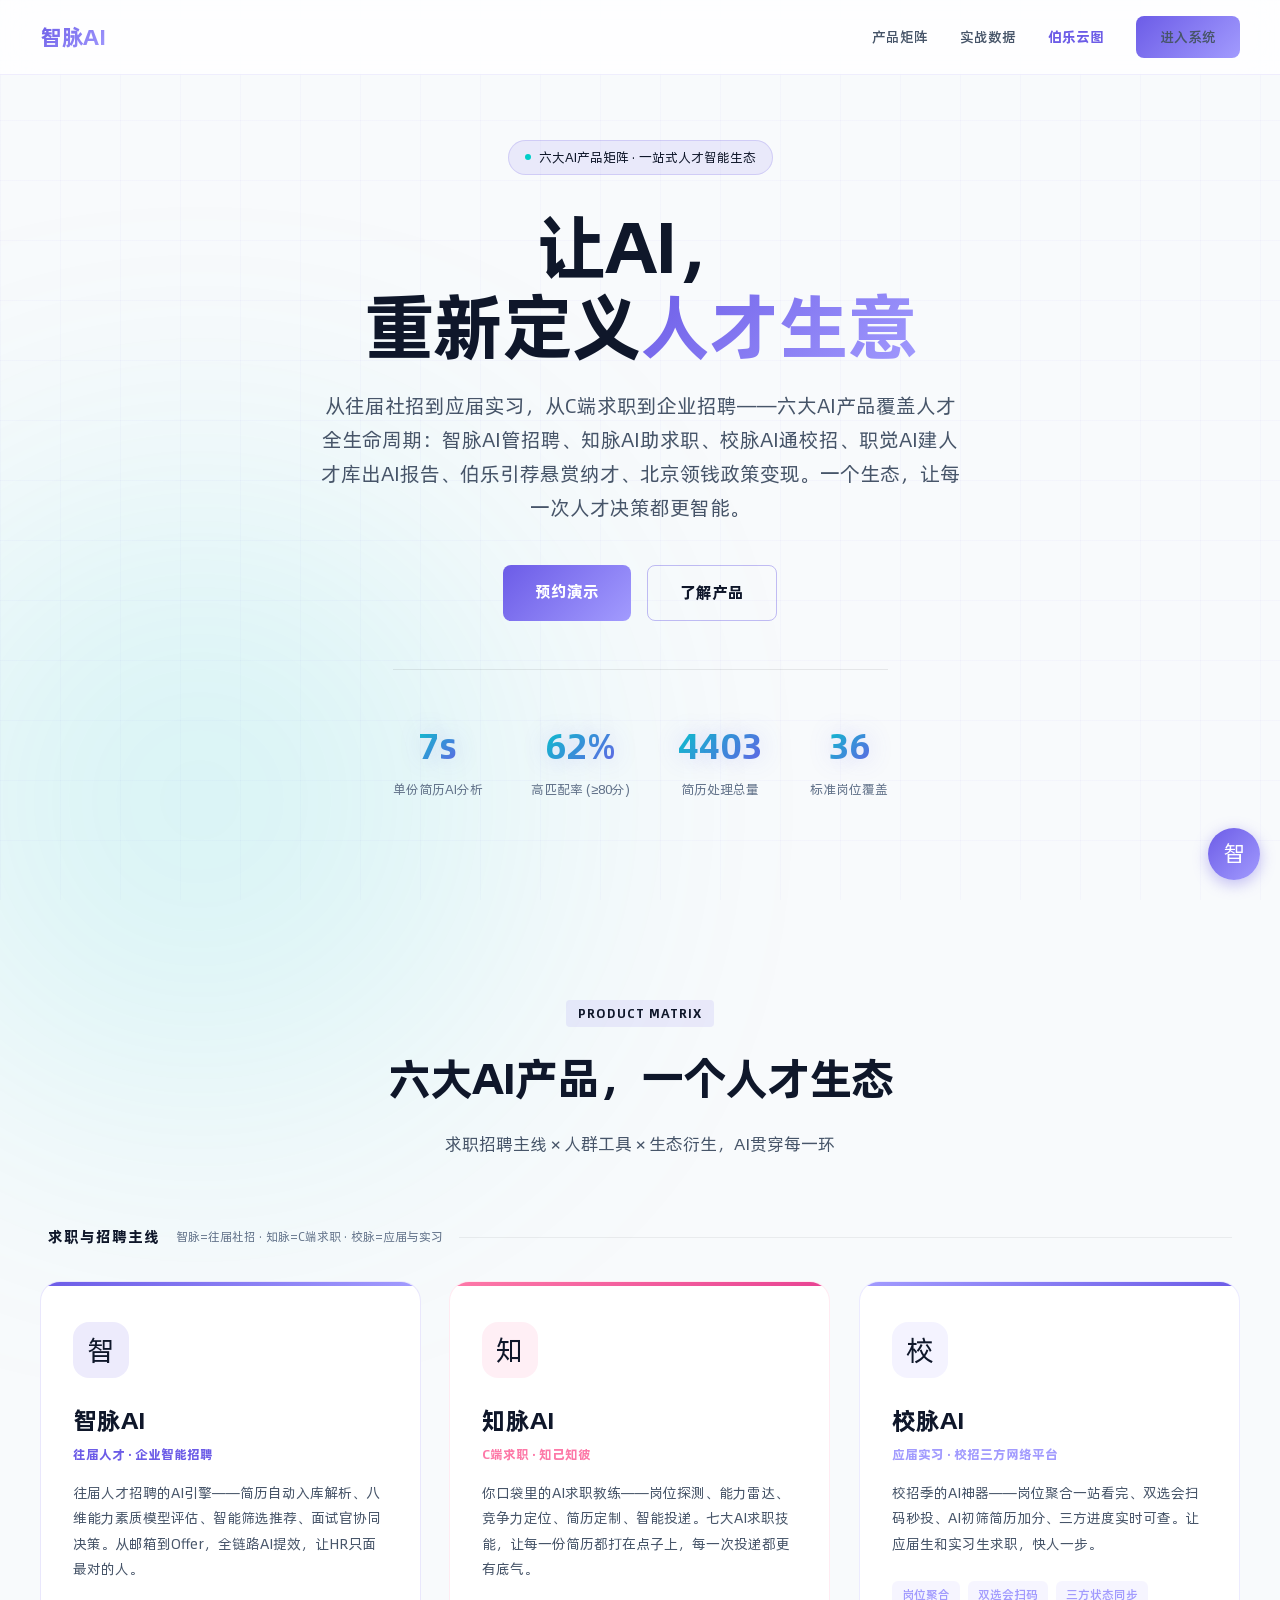
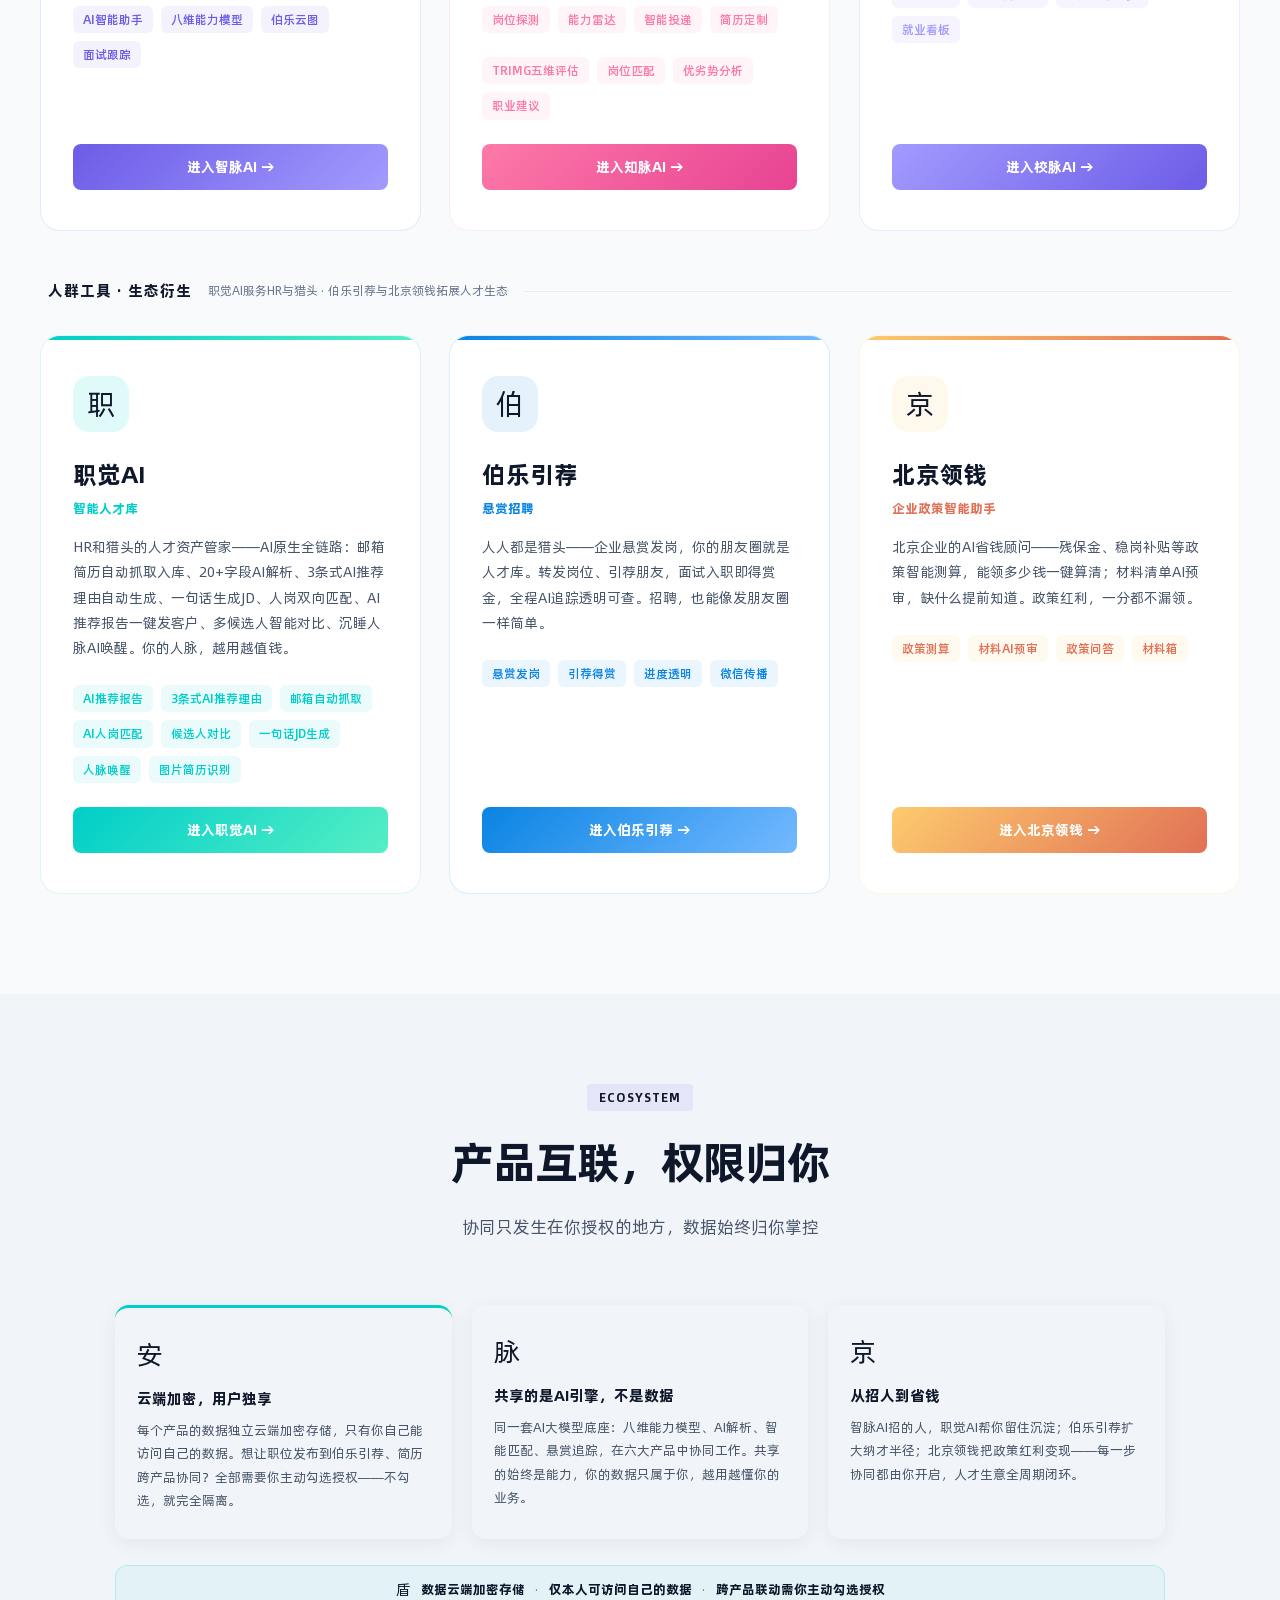
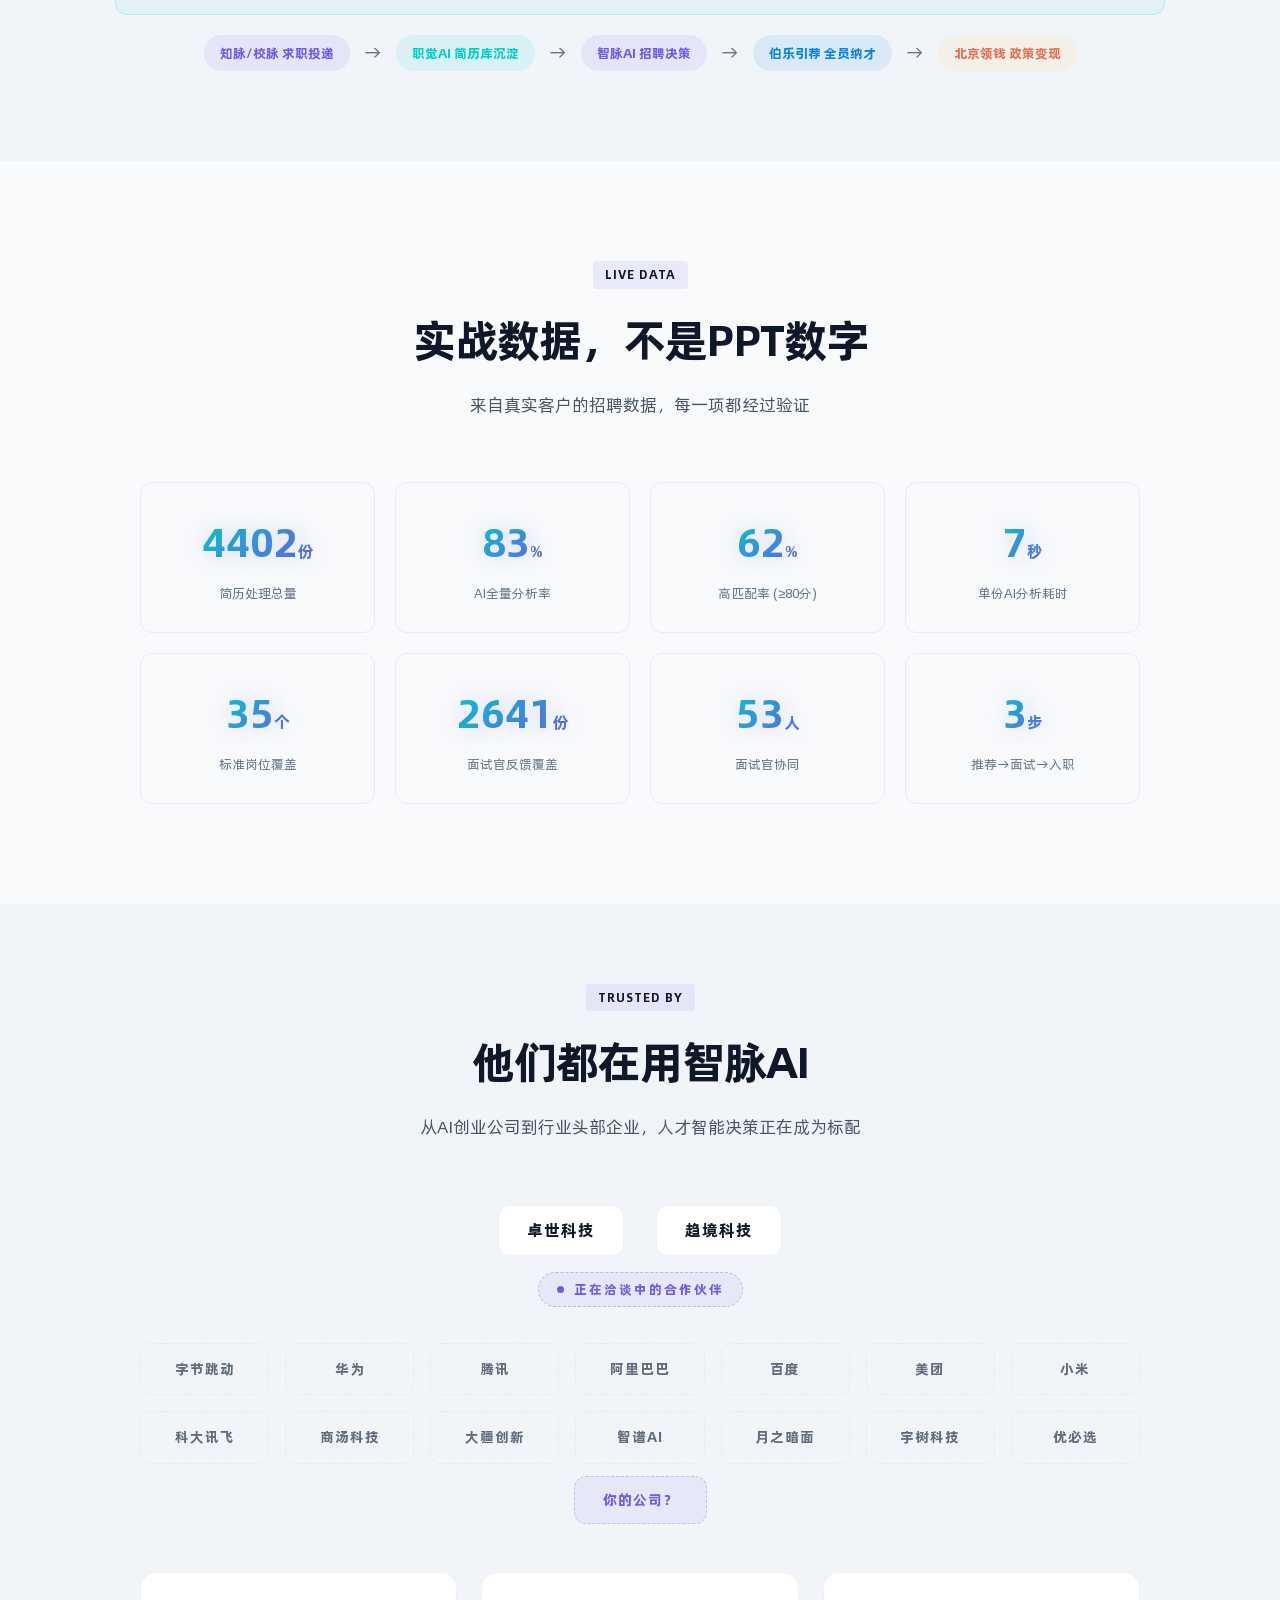
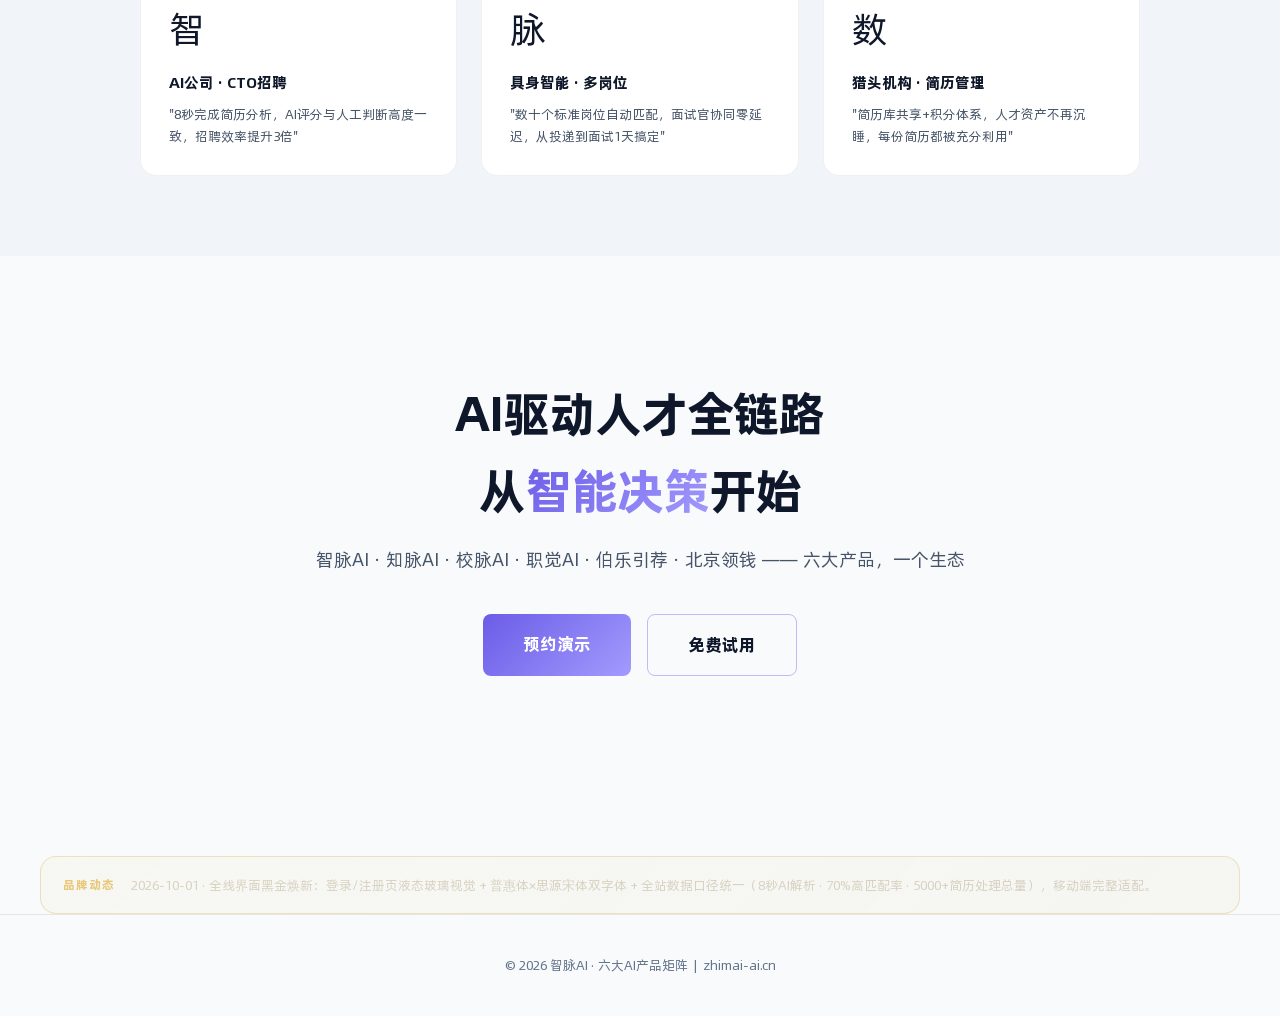
<file: index.html>
<!DOCTYPE html>
<html lang="zh-CN">
<head>
    <meta charset="UTF-8">
    <meta name="viewport" content="width=device-width, initial-scale=1.0">
    <title>智脉AI · AI驱动的人才智能平台</title>
    <meta name="description" content="智脉AI旗下六大产品——智脉AI企业智能招聘、职觉AI智能人才库、知脉AI知己知彼、校脉AI平台、北京领钱政策服务、伯乐引荐悬赏招聘，AI驱动的人才智能全链路。">
    <meta property="og:title" content="智脉AI · AI驱动的人才智能平台">
    <meta property="og:description" content="六大AI产品矩阵：招聘·人才库·求职·校招·政策·悬赏引荐，让人才决策更智能">
    <meta property="og:type" content="website">
    <meta property="og:url" content="https://zhimai-ai.cn">
    <meta property="og:image" content="https://zhimai-ai.cn/og-six.jpg">
    <meta property="og:image:width" content="1200">
    <meta property="og:image:height" content="630">
    <meta property="og:image:alt" content="智脉AI · AI驱动的人才智能平台">
    <meta property="og:site_name" content="智脉AI">
    <meta name="twitter:card" content="summary_large_image">
    <meta name="twitter:title" content="智脉AI · AI驱动的人才智能平台">
    <meta name="twitter:description" content="六大AI产品矩阵：智能招聘·智能人才库·职业赋能·校脉校招·政策服务·悬赏引荐，让每一次人才决策都精准高效">
    <meta name="twitter:image" content="https://zhimai-ai.cn/og-zhimai.png">
    <meta name="twitter:site" content="@zhimai">
    <meta name="twitter:creator" content="@zhimai">

    <link rel="preconnect" href="https://fonts.googleapis.com">
    <link href="https://fonts.googleapis.com/css2?family=Inter:wght@300;400;500;600;700;800;900&display=swap" rel="stylesheet">
    <style>
        * { margin: 0; padding: 0; box-sizing: border-box; }
        
        :root {
            --bg-primary: #f8fafc;
            --bg-secondary: #ffffff;
            --bg-tertiary: #f1f5f9;
            --text-primary: #0f172a;
            --text-secondary: #475569;
            --text-muted: #64748b;
            --accent-purple: #6c5ce7;
            --accent-blue: #74b9ff;
            --accent-pink: #fd79a8;
            --accent-teal: #00cec9;
            --accent-orange: #ffa502;
            --border-color: rgba(0,0,0,0.08);
            --card-bg: rgba(255,255,255,0.95);
            --card-border: rgba(0,0,0,0.06);
            --shadow: 0 4px 20px rgba(0,0,0,0.06);
            --gradient-1: linear-gradient(135deg, #6c5ce7, #a29bfe);
            --gradient-2: linear-gradient(135deg, #00cec9, #6c5ce7);
            --gradient-3: linear-gradient(135deg, #fd79a8, #6c5ce7);
        }

        html { scroll-behavior: smooth; }
        
        body {
            font-family: 'Inter', -apple-system, BlinkMacSystemFont, sans-serif;
            background: var(--bg-primary);
            color: var(--text-primary);
            line-height: 1.6;
            overflow-x: hidden;
        }

        /* Animated background */
        .bg-grid {
            position: fixed;
            top: 0; left: 0; right: 0; bottom: 0;
            background-image: 
                linear-gradient(rgba(108,92,231,0.03) 1px, transparent 1px),
                linear-gradient(90deg, rgba(108,92,231,0.03) 1px, transparent 1px);
            background-size: 60px 60px;
            z-index: 0;
            pointer-events: none;
        }

        .bg-glow {
            position: fixed;
            width: 600px; height: 600px;
            border-radius: 50%;
            filter: blur(150px);
            opacity: 0.15;
            pointer-events: none;
            z-index: 0;
        }
        .bg-glow-1 { top: -200px; right: -100px; background: var(--accent); }
        .bg-glow-2 { bottom: -200px; left: -100px; background: #00cec9; }

        /* Navigation */
        nav {
            position: fixed;
            top: 0; left: 0; right: 0;
            z-index: 100;
            padding: 16px 40px;
            display: flex;
            justify-content: space-between;
            align-items: center;
            backdrop-filter: blur(20px);
            background: rgba(255,255,255,0.8);
            border-bottom: 1px solid rgba(108,92,231,0.1);
            transition: all 0.3s;
        }
        nav.scrolled { background: rgba(255,255,255,0.95); }
        .nav-logo {
            font-size: 22px;
            font-weight: 800;
            background: var(--gradient-1);
            -webkit-background-clip: text;
            -webkit-text-fill-color: transparent;
            letter-spacing: -0.5px;
        }
        .nav-links { display: flex; gap: 32px; align-items: center; }
        .nav-links a {
            color: var(--text-secondary);
            text-decoration: none;
            font-size: 14px;
            font-weight: 500;
            transition: color 0.2s;
        }
        .nav-links a:hover { color: var(--text-primary); }
        .btn-primary {
            padding: 10px 24px;
            background: var(--gradient-1);
            border: none;
            border-radius: 8px;
            color: white;
            font-size: 14px;
            font-weight: 600;
            cursor: pointer;
            transition: transform 0.2s, box-shadow 0.2s;
            text-decoration: none;
            display: inline-block;
        }
        .btn-primary:hover {
            transform: translateY(-2px);
            box-shadow: 0 8px 30px var(--accent-glow);
        }
        .btn-secondary {
            padding: 10px 24px;
            background: transparent;
            border: 1px solid rgba(108,92,231,0.4);
            border-radius: 8px;
            color: var(--accent-light);
            font-size: 14px;
            font-weight: 600;
            cursor: pointer;
            transition: all 0.2s;
            text-decoration: none;
            display: inline-block;
        }
        .btn-secondary:hover {
            border-color: var(--accent);
            background: rgba(108,92,231,0.1);
        }

        /* Hero */
        .hero {
            position: relative;
            z-index: 1;
            min-height: 100vh;
            display: flex;
            flex-direction: column;
            justify-content: center;
            align-items: center;
            text-align: center;
            padding: 120px 40px 80px;
        }
        .hero-badge {
            display: inline-flex;
            align-items: center;
            gap: 8px;
            padding: 6px 16px;
            background: rgba(108,92,231,0.1);
            border: 1px solid rgba(108,92,231,0.2);
            border-radius: 100px;
            font-size: 13px;
            color: var(--accent-light);
            margin-bottom: 32px;
        }
        .hero-badge .dot {
            width: 6px; height: 6px;
            background: #00cec9;
            border-radius: 50%;
            animation: pulse 2s infinite;
        }
        @keyframes pulse {
            0%, 100% { opacity: 1; }
            50% { opacity: 0.3; }
        }
        .hero h1 {
            font-size: clamp(36px, 6vw, 72px);
            font-weight: 900;
            line-height: 1.1;
            letter-spacing: -2px;
            margin-bottom: 24px;
        }
        .hero h1 .gradient-text {
            background: var(--gradient-1) !important;
            -webkit-background-clip: text !important;
            background-clip: text !important;
            -webkit-text-fill-color: transparent !important;
            color: transparent !important;
        }
        h2 .gradient-text, h1 .gradient-text, .cta .gradient-text {
            background: var(--gradient-1) !important;
            -webkit-background-clip: text !important;
            background-clip: text !important;
            -webkit-text-fill-color: transparent !important;
            color: transparent !important;
        }
        .hero p {
            font-size: clamp(16px, 2vw, 20px);
            color: var(--text-secondary);
            max-width: 640px;
            margin-bottom: 40px;
            line-height: 1.7;
        }
        .hero-stats {
            display: flex;
            gap: 48px;
            margin-top: 48px;
            padding-top: 48px;
            border-top: 1px solid rgba(0,0,0,0.08);
        }
        .hero-stat .number {
            font-size: 36px;
            font-weight: 800;
            background: var(--gradient-2) !important;
            -webkit-background-clip: text !important;
            background-clip: text !important;
            -webkit-text-fill-color: transparent !important;
        }
        .hero-stat .label {
            font-size: 13px;
            color: var(--text-muted);
            margin-top: 4px;
        }

        /* Sections */
        section {
            position: relative;
            z-index: 1;
            padding: 100px 40px;
        }
        .section-header {
            text-align: center;
            margin-bottom: 64px;
        }
        .section-tag {
            display: inline-block;
            padding: 4px 12px;
            background: rgba(108,92,231,0.1);
            border-radius: 4px;
            font-size: 12px;
            font-weight: 600;
            color: var(--accent-light);
            text-transform: uppercase;
            letter-spacing: 1px;
            margin-bottom: 16px;
        }
        .section-header h2 {
            font-size: clamp(28px, 4vw, 44px);
            font-weight: 800;
            letter-spacing: -1px;
            margin-bottom: 16px;
        }
        .section-header p {
            font-size: 17px;
            color: var(--text-secondary);
            max-width: 560px;
            margin: 0 auto;
        }

        /* Feature Cards */
            display: grid;
            grid-template-columns: repeat(auto-fit, minmax(340px, 1fr));
            gap: 24px;
            max-width: 1200px;
            margin: 0 auto;
        }
        .feature-card {
            background: var(--bg-card);
            border: 1px solid rgba(108,92,231,0.1);
            border-radius: 16px;
            padding: 36px;
            transition: all 0.3s;
            position: relative;
            overflow: hidden;
        }
        .feature-card::before {
            content: '';
            position: absolute;
            top: 0; left: 0; right: 0;
            height: 2px;
            background: var(--gradient-1);
            opacity: 0;
            transition: opacity 0.3s;
        }
        .feature-card:hover {
            border-color: rgba(108,92,231,0.3);
            transform: translateY(-4px);
            box-shadow: 0 20px 60px rgba(0,0,0,0.3);
        }
        .feature-card:hover::before { opacity: 1; }
        .feature-icon {
            width: 48px; height: 48px;
            border-radius: 12px;
            display: flex;
            align-items: center;
            justify-content: center;
            font-size: 24px;
            margin-bottom: 20px;
        }
        .feature-icon.purple { background: rgba(108,92,231,0.15); }
        .feature-icon.cyan { background: rgba(0,206,201,0.15); }
        .feature-icon.pink { background: rgba(253,121,168,0.15); }
        .feature-icon.orange { background: rgba(255,165,0,0.15); }
        .feature-icon.green { background: rgba(0,206,201,0.15); }
        .feature-icon.blue { background: rgba(116,185,255,0.15); }
        .feature-card h3 {
            font-size: 20px;
            font-weight: 700;
            margin-bottom: 12px;
        }
        .feature-card p {
            font-size: 14px;
            color: var(--text-secondary);
            line-height: 1.7;
        }
        .feature-card ul {
            list-style: none;
            margin-top: 16px;
        }
        .feature-card ul li {
            font-size: 13px;
            color: var(--text-secondary);
            padding: 4px 0;
            padding-left: 20px;
            position: relative;
        }
        .feature-card ul li::before {
            content: '→';
            position: absolute;
            left: 0;
            color: var(--accent);
        }

        /* Data Section */
        .data-grid {
            display: grid;
            grid-template-columns: repeat(auto-fit, minmax(200px, 1fr));
            gap: 20px;
            max-width: 1000px;
            margin: 0 auto;
        }
        .data-card {
            background: var(--bg-card);
            border: 1px solid rgba(108,92,231,0.1);
            border-radius: 12px;
            padding: 28px;
            text-align: center;
        }
        .data-card .number {
            font-size: 40px;
            font-weight: 900;
            background: var(--gradient-2) !important;
            -webkit-background-clip: text !important;
            background-clip: text !important;
            -webkit-text-fill-color: transparent !important;
        }
        .data-card .unit {
            font-size: 16px;
            font-weight: 600;
        }
        .data-card .label {
            font-size: 13px;
            color: var(--text-muted);
            margin-top: 8px;
        }

        /* Comparison Table */
        .comparison {
            max-width: 900px;
            margin: 0 auto;
        }
            width: 100%;
            border-collapse: collapse;
            border-radius: 12px;
            overflow: hidden;
        }
            padding: 16px 24px;
            text-align: left;
            font-size: 14px;
        }
            background: var(--bg-card);
            font-weight: 700;
            font-size: 15px;
        }
            border-bottom: 1px solid rgba(255,255,255,0.04);
        }
            color: var(--text-secondary);
            font-weight: 500;
        }
            color: var(--text-muted);
        }
            color: var(--text-primary);
            font-weight: 500;
        }

        /* Architecture */
        .arch-box {
            max-width: 800px;
            margin: 0 auto;
            background: var(--bg-card);
            border: 1px solid rgba(108,92,231,0.15);
            border-radius: 16px;
            padding: 40px;
            font-family: 'Courier New', monospace;
        }
        .arch-layer {
            border: 1px solid rgba(108,92,231,0.2);
            border-radius: 8px;
            padding: 16px 20px;
            margin-bottom: 12px;
            text-align: center;
        }
        .arch-layer:last-child { margin-bottom: 0; }
        .arch-layer .title {
            font-size: 13px;
            font-weight: 700;
            color: var(--accent-light);
            margin-bottom: 6px;
            font-family: 'Inter', sans-serif;
        }
        .arch-layer .desc {
            font-size: 12px;
            color: var(--text-muted);
            font-family: 'Inter', sans-serif;
        }
        .arch-layer.top { border-color: rgba(253,121,168,0.3); }
        .arch-layer.top .title { color: #fd79a8; }
        .arch-layer.mid { border-color: rgba(108,92,231,0.3); }
        .arch-layer.mid .title { color: var(--accent-light); }
        .arch-layer.bot { border-color: rgba(0,206,201,0.3); }
        .arch-layer.bot .title { color: #00cec9; }

        /* CTA */
        .cta {
            text-align: center;
            padding: 120px 40px;
        }
        .cta h2 {
            font-size: clamp(28px, 4vw, 48px);
            font-weight: 900;
            letter-spacing: -1px;
            margin-bottom: 16px;
        }
        .cta p {
            font-size: 18px;
            color: var(--text-secondary);
            margin-bottom: 40px;
        }
        .cta-buttons {
            display: flex;
            gap: 16px;
            justify-content: center;
            flex-wrap: wrap;
        }

        /* Footer */
        footer {
            position: relative;
            z-index: 1;
            padding: 40px;
            text-align: center;
            border-top: 1px solid rgba(0,0,0,0.08);
        }
        footer p {
            font-size: 13px;
            color: var(--text-muted);
        }
        footer a {
            color: var(--accent-light);
            text-decoration: none;
        }

        /* Mobile */
        @media (max-width: 768px) {
            nav { padding: 12px 20px; }
            .partner-wall { grid-template-columns: repeat(3, 1fr) !important; gap: 10px !important; }
            .testi-grid { grid-template-columns: 1fr !important; gap: 14px !important; margin-top: 24px !important; }
            .eco-grid { grid-template-columns: 1fr !important; gap: 14px !important; }
            .eco-grid > div { padding: 20px !important; }
            .eco-safety { padding: 10px 12px !important; gap: 6px !important; }
            .eco-safety > span { font-size: 12px !important; }
            .eco-flow { gap: 8px !important; margin-top: 16px !important; }
            .eco-flow > span { font-size: 12px !important; padding: 6px 12px !important; }
            .testi-grid > div { padding: 20px !important; }
            .testi-title { font-size: 15px !important; white-space: nowrap !important; }
            .partner-wall > div { padding: 12px 4px !important; font-size: 12px !important; letter-spacing: 0 !important; }
            .nav-links { display: none; }
            .hero { padding: 100px 20px 60px; }
            .hero-stats { flex-direction: column; gap: 24px; align-items: center; }
            section { padding: 60px 20px; }
            .data-grid { grid-template-columns: repeat(2, 1fr); }
            #products > div:nth-child(2) { grid-template-columns: 1fr !important; }
        }

        /* Animations */
        .fade-in {
            opacity: 0;
            transform: translateY(30px);
            transition: opacity 0.6s, transform 0.6s;
        }
        .fade-in.visible {
            opacity: 1;
            transform: translateY(0);
        }
    </style>
<style id="hmUp">
/* ===== hellomonday式升级: 渐变大字+玻璃卡+滚动叙事 ===== */
@keyframes hmShift { 0%{background-position:0% 50%} 50%{background-position:100% 50%} 100%{background-position:0% 50%} }
h1 span, h2 span, .grad-text, [class*="grad"] { background:linear-gradient(120deg,#6366F1,#8B5CF6,#06B6D4,#EC4899,#6366F1) !important; background-size:280% 100% !important; -webkit-background-clip:text !important; background-clip:text !important; color:transparent !important; animation:hmShift 9s ease infinite !important; }
.bg-glow { animation:hmGlow 18s ease-in-out infinite alternate !important; }
@keyframes hmGlow { from{transform:translate(0,0) scale(1)} to{transform:translate(50px,-35px) scale(1.14)} }
[class*="card"], [class*="prod"], .product { transition:transform .35s cubic-bezier(.22,1,.36,1), box-shadow .35s !important; }
[class*="card"]:hover, .product:hover { transform:translateY(-5px) !important; box-shadow:0 22px 54px rgba(99,102,241,.15) !important; }
.step-ico, [class*="ico"], [class*="icon"] { background:linear-gradient(135deg,#6366F1,#8B5CF6) !important; color:#fff !important; font-weight:800 !important; }
#nav { backdrop-filter:blur(18px) saturate(160%) !important; -webkit-backdrop-filter:blur(18px) saturate(160%) !important; }
.reveal-up { opacity:0; transform:translateY(32px); transition:opacity .8s cubic-bezier(.22,1,.36,1), transform .8s cubic-bezier(.22,1,.36,1); }
.reveal-up.on { opacity:1; transform:none; }
</style><style id="hmUp2">
/* ===== 视差+动效增强层 ===== */
/* 背景层fixed：滚动时背景不动，内容滚过=深度错位 */
.bg-glow, #bgCanvas { position:fixed !important; }
.bg-glow.glow-1 { top:-10% !important; left:-5% !important; }
.bg-glow.glow-2 { top:30% !important; right:-8% !important; left:auto !important; }
.bg-glow.glow-3 { bottom:-12% !important; left:22% !important; top:auto !important; }
/* 图标badge呼吸浮动 */
.step-ico, [class*="ico"], [class*="icon"] { animation:icoFloat 3.2s ease-in-out infinite !important; }
.step-ico:nth-child(2n), [class*="ico"]:nth-child(2n) { animation-delay:-1.6s !important; }
@keyframes icoFloat { 0%,100%{transform:translateY(0)} 50%{transform:translateY(-5px)} }
/* 数字呼吸（count-up完成后持续微动） */
.number { display:inline-block; animation:numPulse 2.8s ease-in-out infinite; text-shadow:0 0 24px rgba(99,102,241,.25); }
@keyframes numPulse { 0%,100%{transform:scale(1)} 50%{transform:scale(1.035)} }
/* 产品卡3D倾斜容器 */
.tilt-wrap { perspective:900px; }
.tilt3d { transition:transform .18s ease-out; will-change:transform; }
/* 顶栏滚动压缩 */
#nav { transition:padding .3s, box-shadow .3s !important; }
#nav.nav-compact { padding-top:10px !important; padding-bottom:10px !important; box-shadow:0 6px 24px rgba(15,23,42,.08) !important; }
</style><link rel="stylesheet" href="/puhuiti.css">
<style>body,h1,h2,h3,p,span,div{font-family:"PuHuiTi",-apple-system,"PingFang SC",sans-serif!important}</style></head>
<body>
    <div class="bg-grid"></div>
    <div class="bg-glow bg-glow-1"></div>
    <div class="bg-glow bg-glow-2"></div>

    <nav id="nav">
        <div class="nav-logo">智脉AI</div>
        <div class="nav-links">
            <a href="#products">产品矩阵</a>
            <a href="#data">实战数据</a>
            <a href="https://hr.zhimai-ai.cn/talents" target="_blank" style="color:var(--accent-purple);font-weight:600">伯乐云图</a>
            <a href="https://hr.zhimai-ai.cn" class="btn-primary" target="_blank">进入系统</a>
        </div>
    </nav>

    <!-- Hero -->
    <section class="hero">
        <div class="hero-badge">
            <span class="dot"></span>
            六大AI产品矩阵 · 一站式人才智能生态
        </div>
        <h1>
            让AI，<br>重新定义<span class="gradient-text">人才生意</span>
        </h1>
        <p>
            从往届社招到应届实习，从C端求职到企业招聘——六大AI产品覆盖人才全生命周期：智脉AI管招聘、知脉AI助求职、校脉AI通校招、职觉AI建人才库出AI报告、伯乐引荐悬赏纳才、北京领钱政策变现。一个生态，让每一次人才决策都更智能。
        </p>
        <div style="display:flex;gap:16px;flex-wrap:wrap;justify-content:center;">
            <a href="javascript:showContact()" class="btn-primary" style="padding:14px 32px;font-size:16px;">预约演示</a>
            <a href="#products" class="btn-secondary" style="padding:14px 32px;font-size:16px;">了解产品</a>
        </div>
        <div class="hero-stats">
            <div class="hero-stat">
                <div class="number" data-count="8" data-suffix="s" data-decimal="0">0s</div>
                <div class="label">单份简历AI分析</div>
            </div>
            <div class="hero-stat">
                <div class="number" data-count="70" data-suffix="%" data-decimal="0">0%</div>
                <div class="label">高匹配率 (≥80分)</div>
            </div>
            <div class="hero-stat">
                <div class="number" data-count="5001" data-suffix="" data-decimal="0">0+</div>
                <div class="label">简历处理总量</div>
            </div>
            <div class="hero-stat">
                <div class="number" data-count="41" data-suffix="" data-decimal="0">0+</div>
                <div class="label">标准岗位覆盖</div>
            </div>
        </div>
    </section>

    <!-- 产品矩阵 -->
    <section id="products" style="padding:100px 40px;">
        <div class="section-header fade-in">
            <div class="section-tag">Product Matrix</div>
            <h2>六大AI产品，一个人才生态</h2>
            <p>求职招聘主线 × 人群工具 × 生态衍生，AI贯穿每一环</p>
        </div>

        <div style="display:grid;grid-template-columns:repeat(3,1fr);gap:28px;max-width:1200px;margin:0 auto;">
            <div style="grid-column:1/-1;display:flex;align-items:center;gap:16px;padding:4px 8px;">
                <span style="font-size:15px;font-weight:800;color:var(--text-primary);letter-spacing:1px;">求职与招聘主线</span>
                <span style="font-size:12px;color:var(--text-muted);">智脉=往届社招 · 知脉=C端求职 · 校脉=应届与实习</span>
                <span style="flex:1;height:1px;background:var(--card-border);"></span>
            </div>

            <div class="fade-in" style="background:var(--bg-secondary);border:1px solid rgba(108,92,231,0.15);border-radius:20px;padding:40px 32px;display:flex;flex-direction:column;position:relative;overflow:hidden;transition:all 0.3s;">
                <div style="position:absolute;top:0;left:0;right:0;height:4px;background:linear-gradient(135deg,#6c5ce7,#a29bfe);"></div>
                <div style="width:56px;height:56px;border-radius:16px;background:rgba(108,92,231,0.12);display:flex;align-items:center;justify-content:center;font-size:28px;margin-bottom:24px;">智</div>
                <h3 style="font-size:24px;font-weight:800;margin-bottom:4px;">智脉AI</h3>
                <div style="font-size:13px;color:var(--accent-purple);font-weight:600;margin-bottom:16px;">往届人才 · 企业智能招聘</div>
                <p style="font-size:14px;color:var(--text-secondary);line-height:1.8;margin-bottom:24px;">
                    往届人才招聘的AI引擎——简历自动入库解析、八维能力素质模型评估、智能筛选推荐、面试官协同决策。从邮箱到Offer，全链路AI提效，让HR只面最对的人。
                </p>
                <div style="display:flex;flex-wrap:wrap;gap:8px;margin-bottom:24px;">
                    <span style="padding:4px 10px;background:rgba(108,92,231,0.08);border-radius:6px;font-size:12px;color:var(--accent-purple);font-weight:500;">AI智能助手</span>
                    <span style="padding:4px 10px;background:rgba(108,92,231,0.08);border-radius:6px;font-size:12px;color:var(--accent-purple);font-weight:500;">八维能力模型</span>
                    <span style="padding:4px 10px;background:rgba(108,92,231,0.08);border-radius:6px;font-size:12px;color:var(--accent-purple);font-weight:500;">伯乐云图</span>
                    <span style="padding:4px 10px;background:rgba(108,92,231,0.08);border-radius:6px;font-size:12px;color:var(--accent-purple);font-weight:500;">面试跟踪</span>
                </div>
                <a href="https://hr.zhimai-ai.cn" target="_blank" class="btn-primary" style="width:100%;text-align:center;padding:12px 0;margin-top:auto;">进入智脉AI →</a>
            </div>

            <div class="fade-in" style="background:var(--bg-secondary);border:1px solid rgba(253,121,168,0.15);border-radius:20px;padding:40px 32px;display:flex;flex-direction:column;position:relative;overflow:hidden;transition:all 0.3s;">
                <div style="position:absolute;top:0;left:0;right:0;height:4px;background:linear-gradient(135deg,#fd79a8,#e84393);"></div>
                <div style="width:56px;height:56px;border-radius:16px;background:rgba(253,121,168,0.12);display:flex;align-items:center;justify-content:center;font-size:28px;margin-bottom:24px;">知</div>
                <h3 style="font-size:24px;font-weight:800;margin-bottom:4px;">知脉AI</h3>
                <div style="font-size:13px;color:var(--accent-pink);font-weight:600;margin-bottom:16px;">C端求职 · 知己知彼</div>
                <p style="font-size:14px;color:var(--text-secondary);line-height:1.8;margin-bottom:24px;">
                    你口袋里的AI求职教练——岗位探测、能力雷达、竞争力定位、简历定制、智能投递。七大AI求职技能，让每一份简历都打在点子上，每一次投递都更有底气。
                </p>
                <div style="display:flex;flex-wrap:wrap;gap:8px;margin-bottom:24px;">
                    <span style="padding:4px 10px;background:rgba(253,121,168,0.08);border-radius:6px;font-size:12px;color:var(--accent-pink);font-weight:500;">岗位探测</span>
                    <span style="padding:4px 10px;background:rgba(253,121,168,0.08);border-radius:6px;font-size:12px;color:var(--accent-pink);font-weight:500;">能力雷达</span>
                    <span style="padding:4px 10px;background:rgba(253,121,168,0.08);border-radius:6px;font-size:12px;color:var(--accent-pink);font-weight:500;">智能投递</span>
                    <span style="padding:4px 10px;background:rgba(253,121,168,0.08);border-radius:6px;font-size:12px;color:var(--accent-pink);font-weight:500;">简历定制</span>
                </div>
                <div style="display:flex;flex-wrap:wrap;gap:8px;margin-bottom:24px;">
                    <span style="padding:4px 10px;background:rgba(253,121,168,0.08);border-radius:6px;font-size:12px;color:var(--accent-pink);font-weight:500;">TRIMG五维评估</span>
                    <span style="padding:4px 10px;background:rgba(253,121,168,0.08);border-radius:6px;font-size:12px;color:var(--accent-pink);font-weight:500;">岗位匹配</span>
                    <span style="padding:4px 10px;background:rgba(253,121,168,0.08);border-radius:6px;font-size:12px;color:var(--accent-pink);font-weight:500;">优劣势分析</span>
                    <span style="padding:4px 10px;background:rgba(253,121,168,0.08);border-radius:6px;font-size:12px;color:var(--accent-pink);font-weight:500;">职业建议</span>
                </div>
                <a href="https://hr.zhimai-ai.cn/zhimai-ai/" target="_blank" class="btn-primary" style="width:100%;text-align:center;padding:12px 0;margin-top:auto;background:linear-gradient(135deg,#fd79a8,#e84393);">进入知脉AI →</a>
            </div>

            <div class="fade-in" style="background:var(--bg-secondary);border:1px solid rgba(162,155,254,0.2);border-radius:20px;padding:40px 32px;display:flex;flex-direction:column;position:relative;overflow:hidden;transition:all 0.3s;">
                <div style="position:absolute;top:0;left:0;right:0;height:4px;background:linear-gradient(135deg,#a29bfe,#6c5ce7);"></div>
                <div style="width:56px;height:56px;border-radius:16px;background:rgba(162,155,254,0.12);display:flex;align-items:center;justify-content:center;font-size:28px;margin-bottom:24px;">校</div>
                <h3 style="font-size:24px;font-weight:800;margin-bottom:4px;">校脉AI</h3>
                <div style="font-size:13px;color:#a29bfe;font-weight:600;margin-bottom:16px;">应届实习 · 校招三方网络平台</div>
                <p style="font-size:14px;color:var(--text-secondary);line-height:1.8;margin-bottom:24px;">
                    校招季的AI神器——岗位聚合一站看完、双选会扫码秒投、AI初筛简历加分、三方进度实时可查。让应届生和实习生求职，快人一步。
                </p>
                <div style="display:flex;flex-wrap:wrap;gap:8px;margin-bottom:24px;">
                    <span style="padding:4px 10px;background:rgba(162,155,254,0.1);border-radius:6px;font-size:12px;color:#a29bfe;font-weight:500;">岗位聚合</span>
                    <span style="padding:4px 10px;background:rgba(162,155,254,0.1);border-radius:6px;font-size:12px;color:#a29bfe;font-weight:500;">双选会扫码</span>
                    <span style="padding:4px 10px;background:rgba(162,155,254,0.1);border-radius:6px;font-size:12px;color:#a29bfe;font-weight:500;">三方状态同步</span>
                    <span style="padding:4px 10px;background:rgba(162,155,254,0.1);border-radius:6px;font-size:12px;color:#a29bfe;font-weight:500;">就业看板</span>
                </div>
                <a href="https://hr.zhimai-ai.cn/campus/" target="_blank" class="btn-primary" style="width:100%;text-align:center;padding:12px 0;margin-top:auto;background:linear-gradient(135deg,#a29bfe,#6c5ce7);">进入校脉AI →</a>
            </div>

            <div style="grid-column:1/-1;display:flex;align-items:center;gap:16px;padding:20px 8px 4px;">
                <span style="font-size:15px;font-weight:800;color:var(--text-primary);letter-spacing:1px;">人群工具 · 生态衍生</span>
                <span style="font-size:12px;color:var(--text-muted);">职觉AI服务HR与猎头 · 伯乐引荐与北京领钱拓展人才生态</span>
                <span style="flex:1;height:1px;background:var(--card-border);"></span>
            </div>

            <!-- 职觉AI --><div class="fade-in" style="background:var(--bg-secondary);border:1px solid rgba(0,206,201,0.15);border-radius:20px;padding:40px 32px;display:flex;flex-direction:column;position:relative;overflow:hidden;transition:all 0.3s;">
                <div style="position:absolute;top:0;left:0;right:0;height:4px;background:linear-gradient(135deg,#00cec9,#55efc4);"></div>
                <div style="width:56px;height:56px;border-radius:16px;background:rgba(0,206,201,0.12);display:flex;align-items:center;justify-content:center;font-size:28px;margin-bottom:24px;">职</div>
                <h3 style="font-size:24px;font-weight:800;margin-bottom:4px;">职觉AI</h3>
                <div style="font-size:13px;color:var(--accent-teal);font-weight:600;margin-bottom:16px;">智能人才库</div>
                <p style="font-size:14px;color:var(--text-secondary);line-height:1.8;margin-bottom:24px;">
                    HR和猎头的人才资产管家——AI原生全链路：邮箱简历自动抓取入库、20+字段AI解析、3条式AI推荐理由自动生成、一句话生成JD、人岗双向匹配、AI推荐报告一键发客户、多候选人智能对比、沉睡人脉AI唤醒。你的人脉，越用越值钱。
                </p>
                <div style="display:flex;flex-wrap:wrap;gap:8px;margin-bottom:24px;">
                    <span style="padding:4px 10px;background:rgba(0,206,201,0.08);border-radius:6px;font-size:12px;color:var(--accent-teal);font-weight:500;">AI推荐报告</span>
                    <span style="padding:4px 10px;background:rgba(0,206,201,0.08);border-radius:6px;font-size:12px;color:var(--accent-teal);font-weight:500;">3条式AI推荐理由</span>
                    <span style="padding:4px 10px;background:rgba(0,206,201,0.08);border-radius:6px;font-size:12px;color:var(--accent-teal);font-weight:500;">邮箱自动抓取</span>
                    <span style="padding:4px 10px;background:rgba(0,206,201,0.08);border-radius:6px;font-size:12px;color:var(--accent-teal);font-weight:500;">AI人岗匹配</span>
                    <span style="padding:4px 10px;background:rgba(0,206,201,0.08);border-radius:6px;font-size:12px;color:var(--accent-teal);font-weight:500;">候选人对比</span>
                    <span style="padding:4px 10px;background:rgba(0,206,201,0.08);border-radius:6px;font-size:12px;color:var(--accent-teal);font-weight:500;">一句话JD生成</span>
                    <span style="padding:4px 10px;background:rgba(0,206,201,0.08);border-radius:6px;font-size:12px;color:var(--accent-teal);font-weight:500;">人脉唤醒</span>
                    <span style="padding:4px 10px;background:rgba(0,206,201,0.08);border-radius:6px;font-size:12px;color:var(--accent-teal);font-weight:500;">图片简历识别</span>
                </div>
                <a href="https://zhijue.zhimai-ai.cn/resumedb" target="_blank" class="btn-primary" style="width:100%;text-align:center;padding:12px 0;margin-top:auto;background:linear-gradient(135deg,#00cec9,#55efc4);">进入职觉AI →</a>
            </div>

            <div class="fade-in" style="background:var(--bg-secondary);border:1px solid rgba(9,132,227,0.15);border-radius:20px;padding:40px 32px;display:flex;flex-direction:column;position:relative;overflow:hidden;transition:all 0.3s;">
                <div style="position:absolute;top:0;left:0;right:0;height:4px;background:linear-gradient(135deg,#0984e3,#74b9ff);"></div>
                <div style="width:56px;height:56px;border-radius:16px;background:rgba(9,132,227,0.1);display:flex;align-items:center;justify-content:center;font-size:28px;margin-bottom:24px;">伯</div>
                <h3 style="font-size:24px;font-weight:800;margin-bottom:4px;">伯乐引荐</h3>
                <div style="font-size:13px;color:#0984e3;font-weight:600;margin-bottom:16px;">悬赏招聘</div>
                <p style="font-size:14px;color:var(--text-secondary);line-height:1.8;margin-bottom:24px;">
                    人人都是猎头——企业悬赏发岗，你的朋友圈就是人才库。转发岗位、引荐朋友，面试入职即得赏金，全程AI追踪透明可查。招聘，也能像发朋友圈一样简单。
                </p>
                <div style="display:flex;flex-wrap:wrap;gap:8px;margin-bottom:24px;">
                    <span style="padding:4px 10px;background:rgba(9,132,227,0.08);border-radius:6px;font-size:12px;color:#0984e3;font-weight:500;">悬赏发岗</span>
                    <span style="padding:4px 10px;background:rgba(9,132,227,0.08);border-radius:6px;font-size:12px;color:#0984e3;font-weight:500;">引荐得赏</span>
                    <span style="padding:4px 10px;background:rgba(9,132,227,0.08);border-radius:6px;font-size:12px;color:#0984e3;font-weight:500;">进度透明</span>
                    <span style="padding:4px 10px;background:rgba(9,132,227,0.08);border-radius:6px;font-size:12px;color:#0984e3;font-weight:500;">微信传播</span>
                </div>
                <a href="https://hr.zhimai-ai.cn/referral/" target="_blank" class="btn-primary" style="width:100%;text-align:center;padding:12px 0;margin-top:auto;background:linear-gradient(135deg,#0984e3,#74b9ff);">进入伯乐引荐 →</a>
            </div>

            <div class="fade-in" style="background:var(--bg-secondary);border:1px solid rgba(253,203,110,0.2);border-radius:20px;padding:40px 32px;display:flex;flex-direction:column;position:relative;overflow:hidden;transition:all 0.3s;">
                <div style="position:absolute;top:0;left:0;right:0;height:4px;background:linear-gradient(135deg,#fdcb6e,#e17055);"></div>
                <div style="width:56px;height:56px;border-radius:16px;background:rgba(253,203,110,0.12);display:flex;align-items:center;justify-content:center;font-size:28px;margin-bottom:24px;">京</div>
                <h3 style="font-size:24px;font-weight:800;margin-bottom:4px;">北京领钱</h3>
                <div style="font-size:13px;color:#e17055;font-weight:600;margin-bottom:16px;">企业政策智能助手</div>
                <p style="font-size:14px;color:var(--text-secondary);line-height:1.8;margin-bottom:24px;">
                    北京企业的AI省钱顾问——残保金、稳岗补贴等政策智能测算，能领多少钱一键算清；材料清单AI预审，缺什么提前知道。政策红利，一分都不漏领。
                </p>
                <div style="display:flex;flex-wrap:wrap;gap:8px;margin-bottom:24px;">
                    <span style="padding:4px 10px;background:rgba(253,203,110,0.1);border-radius:6px;font-size:12px;color:#e17055;font-weight:500;">政策测算</span>
                    <span style="padding:4px 10px;background:rgba(253,203,110,0.1);border-radius:6px;font-size:12px;color:#e17055;font-weight:500;">材料AI预审</span>
                    <span style="padding:4px 10px;background:rgba(253,203,110,0.1);border-radius:6px;font-size:12px;color:#e17055;font-weight:500;">政策问答</span>
                    <span style="padding:4px 10px;background:rgba(253,203,110,0.1);border-radius:6px;font-size:12px;color:#e17055;font-weight:500;">材料箱</span>
                </div>
                <a href="https://hr.zhimai-ai.cn/lingqian/" target="_blank" class="btn-primary" style="width:100%;text-align:center;padding:12px 0;margin-top:auto;background:linear-gradient(135deg,#fdcb6e,#e17055);">进入北京领钱 →</a>
            </div>
</div>
    </section>

    <!-- 产品生态关联 -->
    <section style="background:var(--bg-tertiary);padding:90px 40px;">
        <div class="section-header fade-in">
            <div class="section-tag">Ecosystem</div>
            <h2>产品互联，权限归你</h2>
            <p>协同只发生在你授权的地方，数据始终归你掌控</p>
        </div>
        <div style="max-width:1050px;margin:0 auto;">
            <div class="eco-grid" style="display:grid;grid-template-columns:repeat(3,1fr);gap:20px;">
                <div class="fade-in" style="background:var(--card);border-radius:14px;padding:26px 22px;box-shadow:var(--shadow);border-top:3px solid var(--accent-teal);">
                    <div style="font-size:26px;margin-bottom:12px;">安</div>
                    <div style="font-weight:700;font-size:15px;margin-bottom:8px;">云端加密，用户独享</div>
                    <div style="color:var(--text-secondary);font-size:13px;line-height:1.8;">每个产品的数据独立云端加密存储，只有你自己能访问自己的数据。想让职位发布到伯乐引荐、简历跨产品协同？全部需要你主动勾选授权——不勾选，就完全隔离。</div>
                </div>
                <div class="fade-in" style="background:var(--card);border-radius:14px;padding:26px 22px;box-shadow:var(--shadow);">
                    <div style="font-size:26px;margin-bottom:12px;">脉</div>
                    <div style="font-weight:700;font-size:15px;margin-bottom:8px;">共享的是AI引擎，不是数据</div>
                    <div style="color:var(--text-secondary);font-size:13px;line-height:1.8;">同一套AI大模型底座：八维能力模型、AI解析、智能匹配、悬赏追踪，在六大产品中协同工作。共享的始终是能力，你的数据只属于你，越用越懂你的业务。</div>
                </div>
                <div class="fade-in" style="background:var(--card);border-radius:14px;padding:26px 22px;box-shadow:var(--shadow);">
                    <div style="font-size:26px;margin-bottom:12px;">京</div>
                    <div style="font-weight:700;font-size:15px;margin-bottom:8px;">从招人到省钱</div>
                    <div style="color:var(--text-secondary);font-size:13px;line-height:1.8;">智脉AI招的人，职觉AI帮你留住沉淀；伯乐引荐扩大纳才半径；北京领钱把政策红利变现——每一步协同都由你开启，人才生意全周期闭环。</div>
                </div>
            </div>
            <div class="eco-safety fade-in" style="margin-top:26px;display:flex;align-items:center;justify-content:center;gap:10px;flex-wrap:wrap;padding:12px 20px;background:rgba(0,206,201,0.06);border:1px solid rgba(0,206,201,0.2);border-radius:12px;">
                <span style="font-size:15px;">盾️</span>
                <span style="color:var(--text-primary);font-size:13px;font-weight:600;">数据云端加密存储</span>
                <span style="color:var(--text-muted);font-size:12px;">·</span>
                <span style="color:var(--text-primary);font-size:13px;font-weight:600;">仅本人可访问自己的数据</span>
                <span style="color:var(--text-muted);font-size:12px;">·</span>
                <span style="color:var(--text-primary);font-size:13px;font-weight:600;">跨产品联动需你主动勾选授权</span>
            </div>
            <div class="eco-flow fade-in" style="margin-top:20px;display:flex;align-items:center;justify-content:center;gap:14px;flex-wrap:wrap;">
                <span style="padding:8px 16px;border-radius:99px;background:rgba(108,92,231,0.1);color:var(--accent-purple);font-size:13px;font-weight:600;">知脉/校脉 求职投递</span>
                <span style="color:var(--text-muted);font-size:18px;">→</span>
                <span style="padding:8px 16px;border-radius:99px;background:rgba(0,206,201,0.1);color:var(--accent-teal);font-size:13px;font-weight:600;">职觉AI 简历库沉淀</span>
                <span style="color:var(--text-muted);font-size:18px;">→</span>
                <span style="padding:8px 16px;border-radius:99px;background:rgba(108,92,231,0.1);color:var(--accent-purple);font-size:13px;font-weight:600;">智脉AI 招聘决策</span>
                <span style="color:var(--text-muted);font-size:18px;">→</span>
                <span style="padding:8px 16px;border-radius:99px;background:rgba(9,132,227,0.1);color:#0984e3;font-size:13px;font-weight:600;">伯乐引荐 全员纳才</span>
                <span style="color:var(--text-muted);font-size:18px;">→</span>
                <span style="padding:8px 16px;border-radius:99px;background:rgba(253,203,110,0.12);color:#e17055;font-size:13px;font-weight:600;">北京领钱 政策变现</span>
            </div>
        </div>
    </section>

    <!-- Data -->
    <section id="data">
        <div class="section-header fade-in">
            <div class="section-tag">Live Data</div>
            <h2>实战数据，不是PPT数字</h2>
            <p>来自真实客户的招聘数据，每一项都经过验证</p>
        </div>

        <div class="data-grid fade-in">
            <div class="data-card">
                <div class="number" data-count="5000" data-suffix="" data-decimal="0">0<span class="unit">份</span></div>
                <div class="label">简历处理总量</div>
            </div>
            <div class="data-card">
                <div class="number" data-count="94" data-suffix="%" data-decimal="0">0<span class="unit">%</span></div>
                <div class="label">AI全量分析率</div>
            </div>
            <div class="data-card">
                <div class="number" data-count="70" data-suffix="%" data-decimal="0">0<span class="unit">%</span></div>
                <div class="label">高匹配率 (≥80分)</div>
            </div>
            <div class="data-card">
                <div class="number" data-count="8" data-suffix="秒" data-decimal="0">0<span class="unit">秒</span></div>
                <div class="label">单份AI分析耗时</div>
            </div>
            <div class="data-card">
                <div class="number" data-count="40" data-suffix="" data-decimal="0">0<span class="unit">个</span></div>
                <div class="label">标准岗位覆盖</div>
            </div>
            <div class="data-card">
                <div class="number" data-count="3000" data-suffix="" data-decimal="0">0<span class="unit">份</span></div>
                <div class="label">面试官反馈覆盖</div>
            </div>
            <div class="data-card">
                <div class="number" data-count="60" data-suffix="人" data-decimal="0">0<span class="unit">人</span></div>
                <div class="label">面试官协同</div>
            </div>
            <div class="data-card">
                <div class="number" data-count="3" data-suffix="步" data-decimal="0">0<span class="unit">步</span></div>
                <div class="label">推荐→面试→入职</div>
            </div>
        </div>
    </section>
    <!-- Trust -->
    <section style="padding:80px 40px;background:var(--bg-tertiary);">
        <div class="section-header fade-in">
            <div class="section-tag">Trusted By</div>
            <h2>他们都在用智脉AI</h2>
            <p>从AI创业公司到行业头部企业，人才智能决策正在成为标配</p>
        </div>
        <div style="display:flex;justify-content:center;align-items:center;gap:32px;flex-wrap:wrap;max-width:860px;margin:0 auto 16px;">
            <div style="padding:12px 28px;border-radius:12px;background:var(--bg-secondary);border:1px solid var(--card-border);font-size:16px;font-weight:700;color:var(--text-primary);letter-spacing:1px;">卓世科技</div>
            <div style="padding:12px 28px;border-radius:12px;background:var(--bg-secondary);border:1px solid var(--card-border);font-size:16px;font-weight:700;color:var(--text-primary);letter-spacing:1px;">趋境科技</div>
        </div>
        <div style="text-align:center;margin:0 auto 36px;">
            <div style="display:inline-flex;align-items:center;gap:10px;padding:6px 18px;border-radius:99px;background:rgba(108,92,231,0.08);border:1px dashed rgba(108,92,231,0.35);">
                <span style="width:7px;height:7px;border-radius:50%;background:var(--accent-purple);display:inline-block;"></span>
                <span style="font-size:13px;font-weight:600;color:var(--accent-purple);letter-spacing:2px;">正在洽谈中的合作伙伴</span>
            </div>
        </div>
        <div class="partner-wall" style="display:grid;grid-template-columns:repeat(7,1fr);gap:16px;max-width:1000px;margin:0 auto 12px;">
            <div style="padding:14px 8px;border-radius:10px;background:rgba(255,255,255,0.02);border:1px dashed var(--card-border);font-size:14px;font-weight:600;color:var(--text-secondary);text-align:center;letter-spacing:1px;opacity:0.85;">字节跳动</div>
            <div style="padding:14px 8px;border-radius:10px;background:rgba(255,255,255,0.02);border:1px dashed var(--card-border);font-size:14px;font-weight:600;color:var(--text-secondary);text-align:center;letter-spacing:1px;opacity:0.85;">华为</div>
            <div style="padding:14px 8px;border-radius:10px;background:rgba(255,255,255,0.02);border:1px dashed var(--card-border);font-size:14px;font-weight:600;color:var(--text-secondary);text-align:center;letter-spacing:1px;opacity:0.85;">腾讯</div>
            <div style="padding:14px 8px;border-radius:10px;background:rgba(255,255,255,0.02);border:1px dashed var(--card-border);font-size:14px;font-weight:600;color:var(--text-secondary);text-align:center;letter-spacing:1px;opacity:0.85;">阿里巴巴</div>
            <div style="padding:14px 8px;border-radius:10px;background:rgba(255,255,255,0.02);border:1px dashed var(--card-border);font-size:14px;font-weight:600;color:var(--text-secondary);text-align:center;letter-spacing:1px;opacity:0.85;">百度</div>
            <div style="padding:14px 8px;border-radius:10px;background:rgba(255,255,255,0.02);border:1px dashed var(--card-border);font-size:14px;font-weight:600;color:var(--text-secondary);text-align:center;letter-spacing:1px;opacity:0.85;">美团</div>
            <div style="padding:14px 8px;border-radius:10px;background:rgba(255,255,255,0.02);border:1px dashed var(--card-border);font-size:14px;font-weight:600;color:var(--text-secondary);text-align:center;letter-spacing:1px;opacity:0.85;">小米</div>
            <div style="padding:14px 8px;border-radius:10px;background:rgba(255,255,255,0.02);border:1px dashed var(--card-border);font-size:14px;font-weight:600;color:var(--text-secondary);text-align:center;letter-spacing:1px;opacity:0.85;">科大讯飞</div>
            <div style="padding:14px 8px;border-radius:10px;background:rgba(255,255,255,0.02);border:1px dashed var(--card-border);font-size:14px;font-weight:600;color:var(--text-secondary);text-align:center;letter-spacing:1px;opacity:0.85;">商汤科技</div>
            <div style="padding:14px 8px;border-radius:10px;background:rgba(255,255,255,0.02);border:1px dashed var(--card-border);font-size:14px;font-weight:600;color:var(--text-secondary);text-align:center;letter-spacing:1px;opacity:0.85;">大疆创新</div>
            <div style="padding:14px 8px;border-radius:10px;background:rgba(255,255,255,0.02);border:1px dashed var(--card-border);font-size:14px;font-weight:600;color:var(--text-secondary);text-align:center;letter-spacing:1px;opacity:0.85;">智谱AI</div>
            <div style="padding:14px 8px;border-radius:10px;background:rgba(255,255,255,0.02);border:1px dashed var(--card-border);font-size:14px;font-weight:600;color:var(--text-secondary);text-align:center;letter-spacing:1px;opacity:0.85;">月之暗面</div>
            <div style="padding:14px 8px;border-radius:10px;background:rgba(255,255,255,0.02);border:1px dashed var(--card-border);font-size:14px;font-weight:600;color:var(--text-secondary);text-align:center;letter-spacing:1px;opacity:0.85;">宇树科技</div>
            <div style="padding:14px 8px;border-radius:10px;background:rgba(255,255,255,0.02);border:1px dashed var(--card-border);font-size:14px;font-weight:600;color:var(--text-secondary);text-align:center;letter-spacing:1px;opacity:0.85;">优必选</div>
        </div>
        <div style="display:flex;justify-content:center;align-items:center;gap:40px;flex-wrap:wrap;max-width:800px;margin:0 auto 48px;">
            <div style="padding:12px 28px;border-radius:12px;background:rgba(108,92,231,0.08);border:1px dashed rgba(108,92,231,0.3);font-size:14px;font-weight:600;color:var(--accent-purple);letter-spacing:1px;">你的公司？</div>
        </div>
        <div class="testi-grid" style="display:grid;grid-template-columns:repeat(3,1fr);gap:24px;max-width:1000px;margin:40px auto 0;">
            <div class="fade-in" style="background:var(--bg-secondary);border-radius:16px;padding:28px;border:1px solid var(--card-border);">
                <div style="font-size:36px;margin-bottom:12px;">智</div>
                <div class="testi-title" style="font-size:15px;font-weight:700;margin-bottom:8px;color:var(--text-primary);">AI公司 · CTO招聘</div>
                <div style="font-size:13px;color:var(--text-secondary);line-height:1.7;">"8秒完成简历分析，AI评分与人工判断高度一致，招聘效率提升3倍"</div>
            </div>
            <div class="fade-in" style="background:var(--bg-secondary);border-radius:16px;padding:28px;border:1px solid var(--card-border);">
                <div style="font-size:36px;margin-bottom:12px;">脉</div>
                <div class="testi-title" style="font-size:15px;font-weight:700;margin-bottom:8px;color:var(--text-primary);">具身智能 · 多岗位</div>
                <div style="font-size:13px;color:var(--text-secondary);line-height:1.7;">"数十个标准岗位自动匹配，面试官协同零延迟，从投递到面试1天搞定"</div>
            </div>
            <div class="fade-in" style="background:var(--bg-secondary);border-radius:16px;padding:28px;border:1px solid var(--card-border);">
                <div style="font-size:36px;margin-bottom:12px;">数</div>
                <div class="testi-title" style="font-size:15px;font-weight:700;margin-bottom:8px;color:var(--text-primary);">猎头机构 · 简历管理</div>
                <div style="font-size:13px;color:var(--text-secondary);line-height:1.7;">"简历库共享+积分体系，人才资产不再沉睡，每份简历都被充分利用"</div>
            </div>
        </div>
    </section>



<section class="cta">
        <h2 class="fade-in">AI驱动人才全链路<br>从<span class="gradient-text">智能决策</span>开始</h2>
        <p class="fade-in">智脉AI · 知脉AI · 校脉AI · 职觉AI · 伯乐引荐 · 北京领钱 —— 六大产品，一个生态</p>
        <div class="cta-buttons fade-in">
            <a href="javascript:showContact()" class="btn-primary" style="padding:16px 40px;font-size:17px;">预约演示</a>
            <a href="javascript:showContact()" class="btn-secondary" style="padding:16px 40px;font-size:17px;">免费试用</a>
        </div>
    </section>

    <div style="max-width:1200px;margin:60px auto 0;padding:18px 22px;border:1px solid rgba(212,175,55,.3);border-radius:16px;background:linear-gradient(135deg,rgba(245,208,97,.06),rgba(184,134,11,.04));display:flex;flex-wrap:wrap;align-items:center;gap:10px 16px">
  <span style="font-size:12px;font-weight:800;color:#E8C877;letter-spacing:1px">品牌动态</span>
  <span style="font-size:13px;color:#d8d2c2">2026-10-01 · 全线界面黑金焕新：登录/注册页液态玻璃视觉 + 普惠体×思源宋体双字体 + 全站数据口径统一（8秒AI解析 · 70%高匹配率 · 5000+简历处理总量），移动端完整适配。</span>
</div>
<footer>
        <p>© 2026 智脉AI · 六大AI产品矩阵 &nbsp;|&nbsp; <a href="https://zhimai-ai.cn">zhimai-ai.cn</a></p>
    </footer>

    <script>
        // Scroll animations
        const observer = new IntersectionObserver((entries) => {
            entries.forEach(entry => {
                if (entry.isIntersecting) {
                    entry.target.classList.add('visible');
                }
            });
        }, { threshold: 0.1 });

        document.querySelectorAll('.fade-in').forEach(el => observer.observe(el));

        // Nav scroll effect
        window.addEventListener('scroll', () => {
            document.getElementById('nav').classList.toggle('scrolled', window.scrollY > 50);
        });

        // Counter animation with live fluctuation
        function animateCounters() {
            document.querySelectorAll('[data-count]').forEach(el => {
                const target = parseFloat(el.getAttribute('data-count'));
                const suffix = el.getAttribute('data-suffix') || '';
                const decimal = parseInt(el.getAttribute('data-decimal') || '0');
                const unit = el.querySelector('.unit');
                const unitText = unit ? unit.textContent : '';
                const duration = 2000;
                const start = performance.now();
                
                function update(now) {
                    const elapsed = now - start;
                    const progress = Math.min(elapsed / duration, 1);
                    const eased = 1 - Math.pow(1 - progress, 3);
                    const current = target * eased;
                    
                    if (unit) {
                        el.textContent = '';
                        const numSpan = document.createTextNode(current.toFixed(decimal));
                        const unitSpan = document.createElement('span');
                        unitSpan.className = 'unit';
                        unitSpan.textContent = unitText;
                        el.appendChild(numSpan);
                        el.appendChild(unitSpan);
                    } else {
                        el.textContent = current.toFixed(decimal) + suffix;
                    }
                    
                    if (progress < 1) {
                        requestAnimationFrame(update);
                    }
                }
                requestAnimationFrame(update);
            });
        }

        // Live data fluctuation - makes numbers feel alive
        function liveFluctuation() {
            document.querySelectorAll('.data-card .number[data-count]').forEach(el => {
                const base = parseFloat(el.getAttribute('data-count'));
                const suffix = el.getAttribute('data-suffix') || '';
                const decimal = parseInt(el.getAttribute('data-decimal') || '0');
                const unit = el.querySelector('.unit');
                const unitText = unit ? unit.textContent : '';
                
                // Small random fluctuation ±0.5-2%
                const fluctuation = base * (Math.random() * 0.02 - 0.01);
                const current = base + fluctuation;
                
                if (unit) {
                    el.textContent = '';
                    const numSpan = document.createTextNode(current.toFixed(decimal));
                    const unitSpan = document.createElement('span');
                    unitSpan.className = 'unit';
                    unitSpan.textContent = unitText;
                    el.appendChild(numSpan);
                    el.appendChild(unitSpan);
                } else {
                    el.textContent = current.toFixed(decimal) + suffix;
                }
            });
        }

        // Start counter animation when data section is visible
        const dataObserver = new IntersectionObserver((entries) => {
            entries.forEach(entry => {
                if (entry.isIntersecting) {
                    animateCounters();
                    // Start live fluctuation after initial animation
                    setTimeout(() => {
                        setInterval(liveFluctuation, 3000);
                    }, 2500);
                    dataObserver.unobserve(entry.target);
                }
            });
        }, { threshold: 0.2 });

        const dataSection = document.getElementById('data');
        if (dataSection) dataObserver.observe(dataSection);

        // Also animate hero stats on load
        setTimeout(animateCounters, 500);
    </script>

<style>
.contact-overlay{display:none;position:fixed;inset:0;background:rgba(0,0,0,.6);z-index:9999;justify-content:center;align-items:center;backdrop-filter:blur(4px)}
.contact-overlay.show{display:flex}
.contact-card{background:#fff;border-radius:20px;padding:40px 48px;text-align:center;max-width:380px;width:90%;box-shadow:0 25px 60px rgba(0,0,0,.3);animation:contactIn .3s ease}
@keyframes contactIn{from{opacity:0;transform:scale(.9) translateY(20px)}to{opacity:1;transform:scale(1) translateY(0)}}
.contact-card h3{font-size:22px;font-weight:700;color:#1a1a2e;margin:0 0 8px}
.contact-card p{font-size:14px;color:#666;margin:0 0 24px}
.contact-item{display:flex;align-items:center;gap:14px;padding:16px 20px;background:#f7f8fc;border-radius:12px;margin-bottom:12px;text-align:left}
.contact-item .icon{width:44px;height:44px;border-radius:12px;display:flex;align-items:center;justify-content:center;font-size:22px;flex-shrink:0}
.contact-item .icon.wx{background:#07c160;color:#fff}
.contact-item .info{flex:1}
.contact-item .info .label{font-size:12px;color:#999;margin-bottom:2px}
.contact-item .info .value{font-size:16px;font-weight:600;color:#1a1a2e;letter-spacing:.5px}
.contact-close{margin-top:20px;padding:10px 32px;border:none;border-radius:10px;background:linear-gradient(135deg,#6366f1,#8b5cf6);color:#fff;font-size:15px;font-weight:600;cursor:pointer;transition:all .2s}
.contact-close:hover{transform:translateY(-1px);box-shadow:0 4px 15px rgba(99,102,241,.4)}
</style>
<div class="contact-overlay" id="contactOverlay" onclick="if(event.target===this)this.classList.remove('show')">
  <div class="contact-card">
    <h3>联系我们</h3>
    <p>扫码或搜索微信，即刻开启智能招聘</p>
    <div class="contact-item">
      <div class="icon wx">客</div>
      <div class="info">
        <div class="label">微信号</div>
        <div class="value">179545447</div>
      </div>
    </div>
    <button class="contact-close" onclick="document.getElementById('contactOverlay').classList.remove('show')">知道了</button>
  </div>
</div>
<script>
function showContact(){document.getElementById('contactOverlay').classList.add('show')}
</script>

<a href="https://hr.zhimai-ai.cn/talents" target="_blank" style="position:fixed;bottom:20px;right:20px;z-index:9999;background:linear-gradient(135deg,#6c5ce7,#a29bfe);color:#fff;width:52px;height:52px;border-radius:50%;display:flex;align-items:center;justify-content:center;font-size:22px;box-shadow:0 4px 15px rgba(108,92,231,0.4);text-decoration:none;@media(min-width:769px){display:none}" title="伯乐云图">智</a>
<script>
(function(){
  var tg = document.querySelectorAll('section, [class*="card"], [class*="prod"], .stat, [class*="stat"]');
  var io = new IntersectionObserver(function(es){
    es.forEach(function(e){ if (e.isIntersecting) { e.target.classList.add('on'); io.unobserve(e.target); } });
  }, { threshold: .12 });
  var n = 0;
  tg.forEach(function(t){ if (n < 70) { t.classList.add('reveal-up'); io.observe(t); n++; } });
})();
</script><script>
/* 视差+倾斜+导航压缩 */
(function(){
  var glows = document.querySelectorAll('.bg-glow');
  var ticking = false;
  window.addEventListener('scroll', function(){
    if (ticking) return; ticking = true;
    requestAnimationFrame(function(){
      var y = window.scrollY;
      glows.forEach(function(g, i){
        var sp = 0.12 + i * 0.06;
        g.style.translate = '0 ' + (y * sp) + 'px';
      });
      var nav = document.getElementById('nav');
      if (nav) { if (y > 60) nav.classList.add('nav-compact'); else nav.classList.remove('nav-compact'); }
      ticking = false;
    });
  }, { passive:true });
  /* 产品卡3D倾斜 */
  document.querySelectorAll('#products div[style*="repeat(3"] > div').forEach(function(card){
    card.classList.add('tilt3d');
    card.addEventListener('mousemove', function(e){
      var r = card.getBoundingClientRect();
      var rx = ((e.clientY - r.top) / r.height - .5) * -7;
      var ry = ((e.clientX - r.left) / r.width - .5) * 7;
      card.style.transform = 'perspective(900px) rotateX(' + rx.toFixed(2) + 'deg) rotateY(' + ry.toFixed(2) + 'deg) translateY(-4px)';
    });
    card.addEventListener('mouseleave', function(){ card.style.transform = ''; });
  });
})();
</script><script src="/brand-core.js"></script>
<script>
(function(){
  function applyCore(){
    if (!window.BRAND_CORE) return;
    var st = window.BRAND_CORE.stats;
    document.querySelectorAll('.number[data-count]').forEach(function(el){
      var n = parseInt(el.getAttribute('data-count'),10);
      var map = {8: st.aiSpeed.value, 70: st.matchRate.value, 5000: st.resumeTotal.value, 40: st.jobs.value};
      if (map[n] !== undefined) el.setAttribute('data-count', map[n]);
    });
  }
  applyCore();
  window.addEventListener('load', applyCore);
})();
</script></body>
</html>
</file>
<file: puhuiti.css>
@font-face{font-family:'PuHuiTi';src:url('PuHuiTi-Regular-sub.woff2') format('woff2');font-weight:400;font-display:swap}
@font-face{font-family:'PuHuiTi';src:url('PuHuiTi-Medium-sub.woff2') format('woff2');font-weight:500;font-display:swap}
@font-face{font-family:'PuHuiTi';src:url('PuHuiTi-Bold-sub.woff2') format('woff2');font-weight:700 900;font-display:swap}
@font-face{font-family:'SourceHanSerif';src:url('SourceHanSerif-SemiBold-sub.woff2') format('woff2');font-weight:500 600;font-display:swap}
@font-face{font-family:'SourceHanSerif';src:url('SourceHanSerif-Bold-sub.woff2') format('woff2');font-weight:700 900;font-display:swap}
</file>
